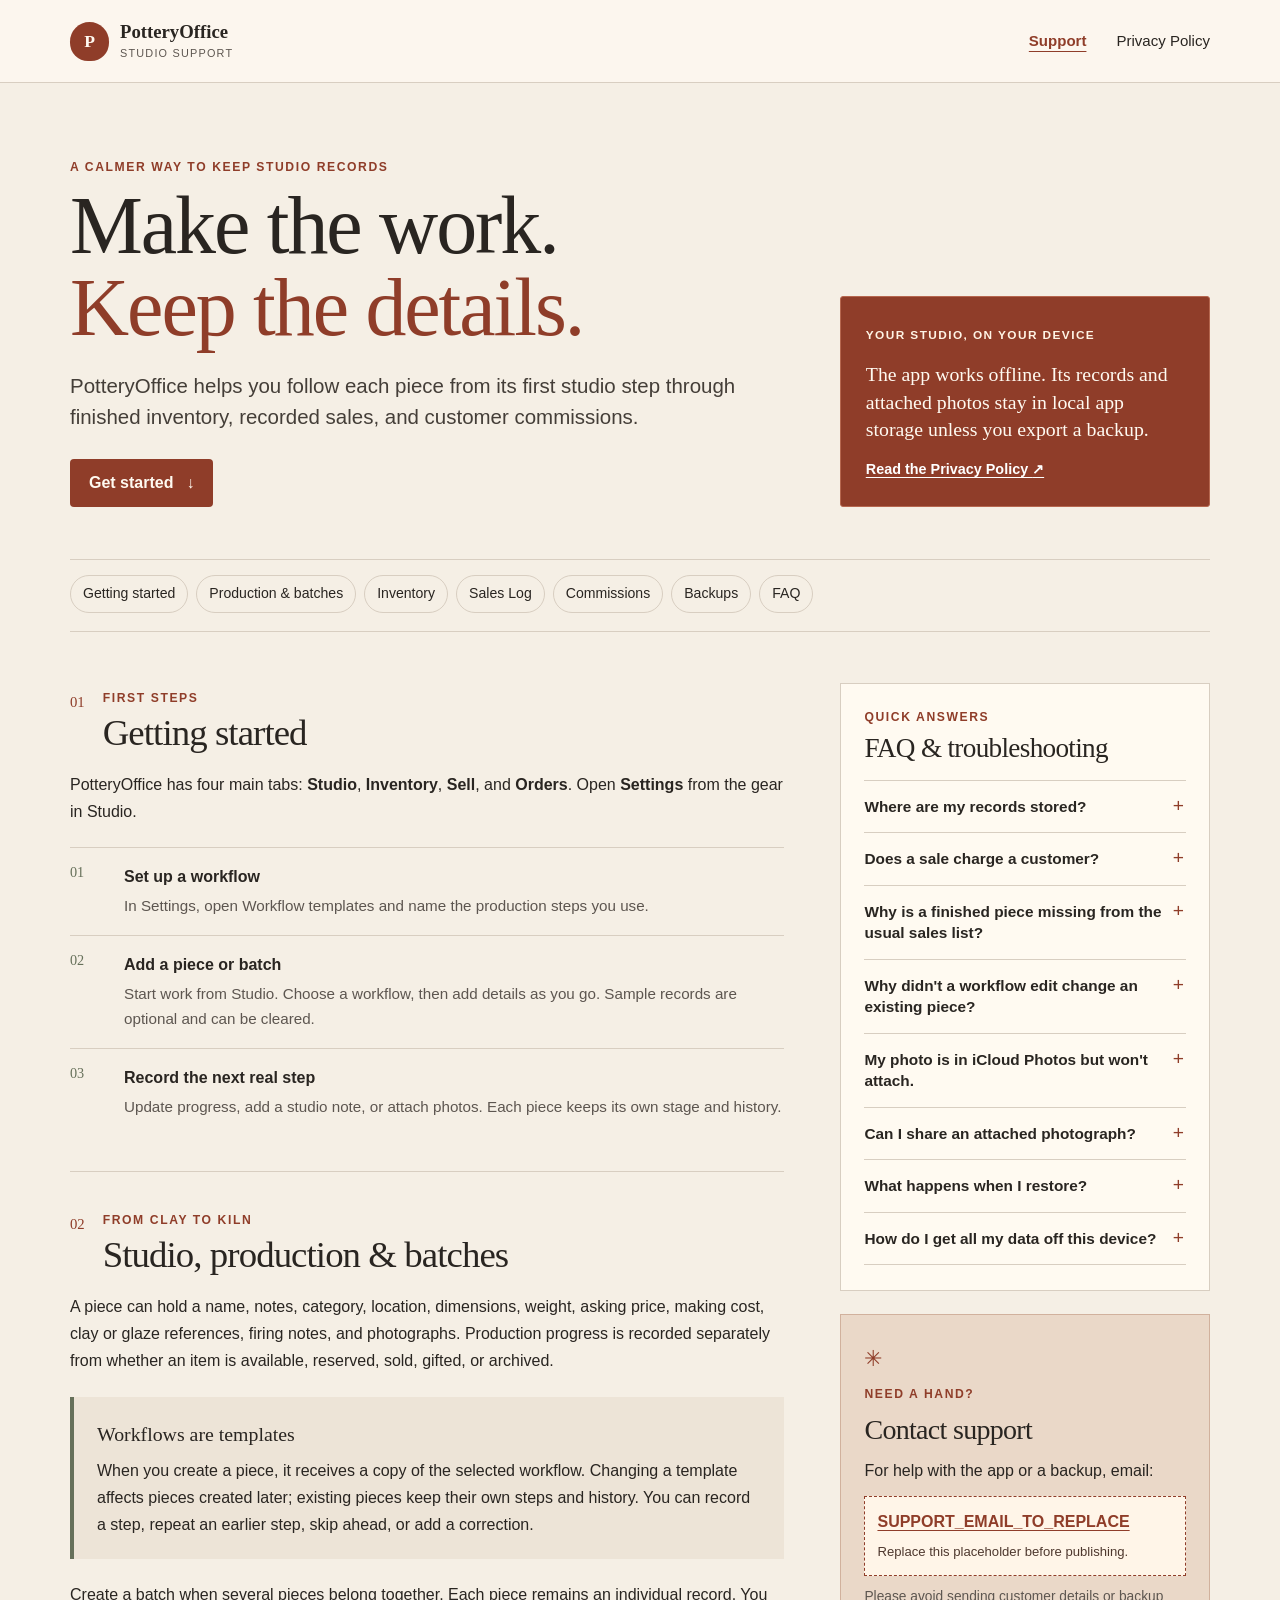
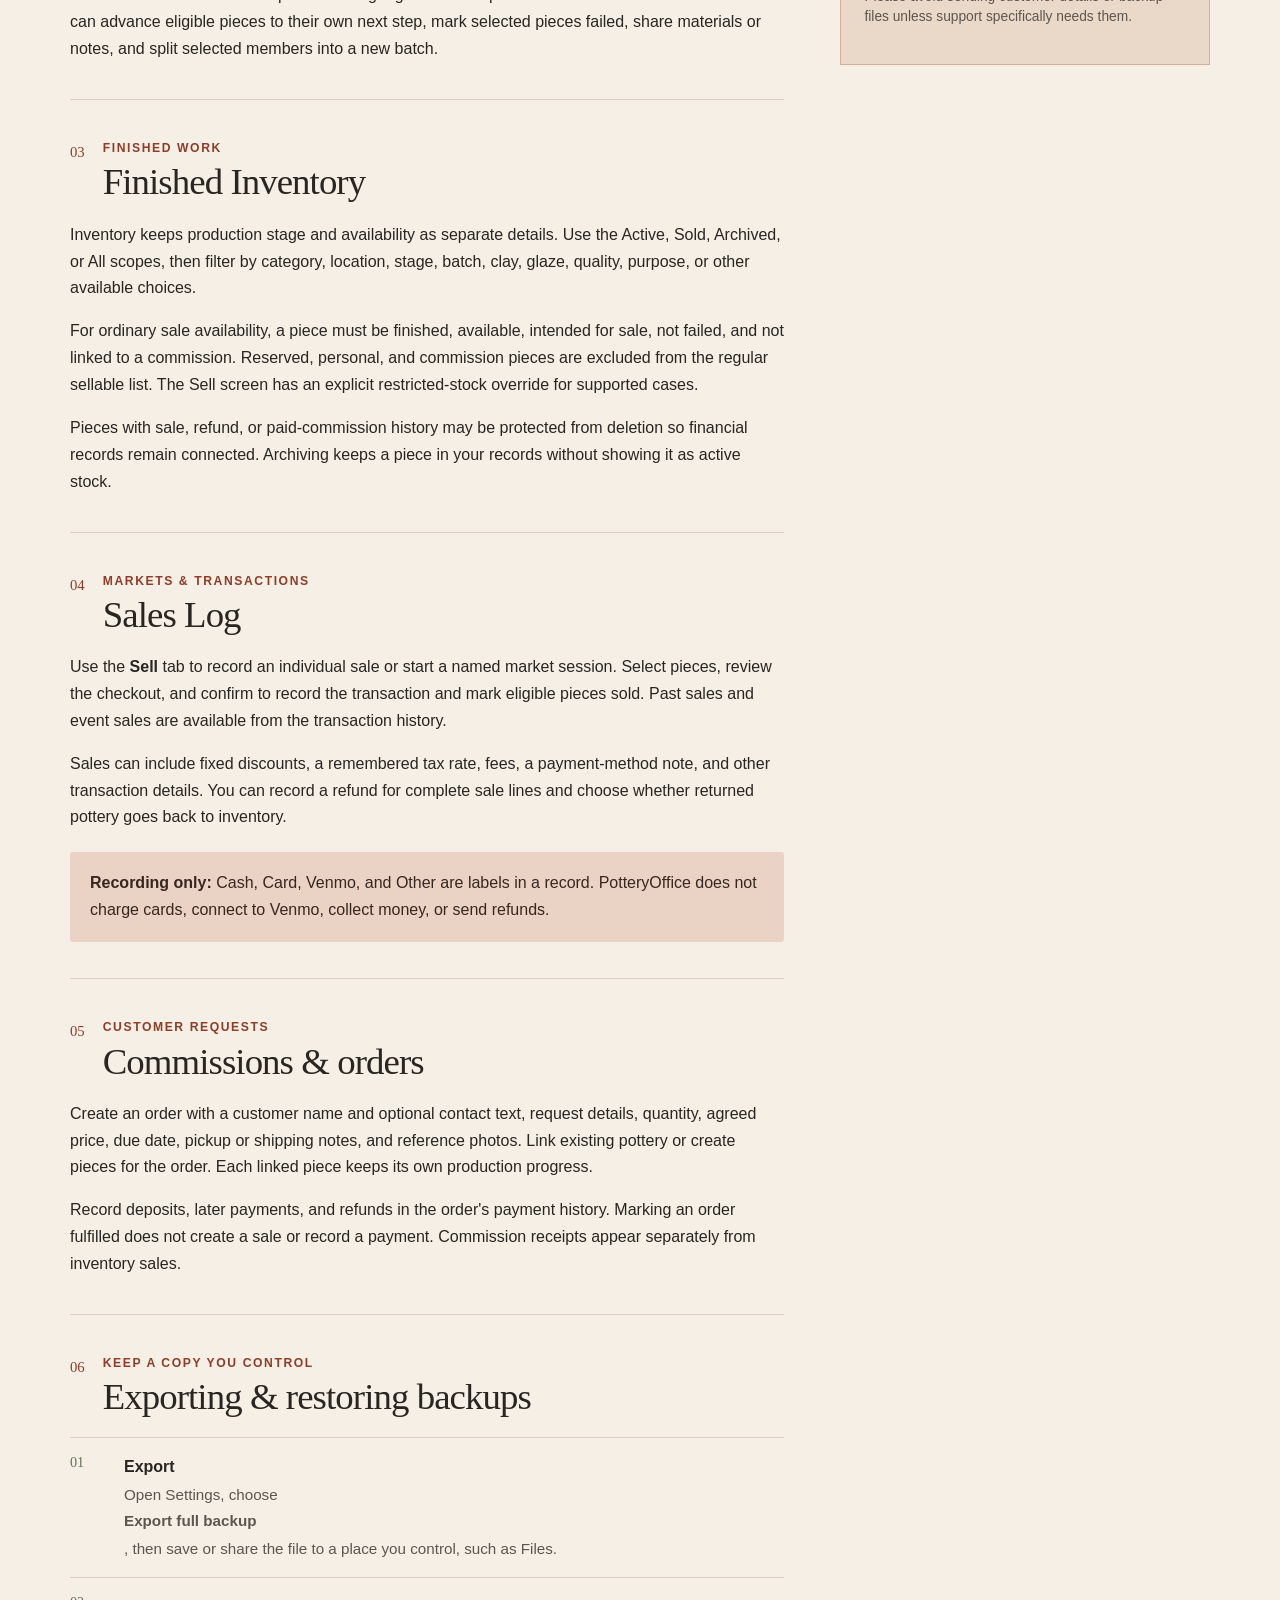
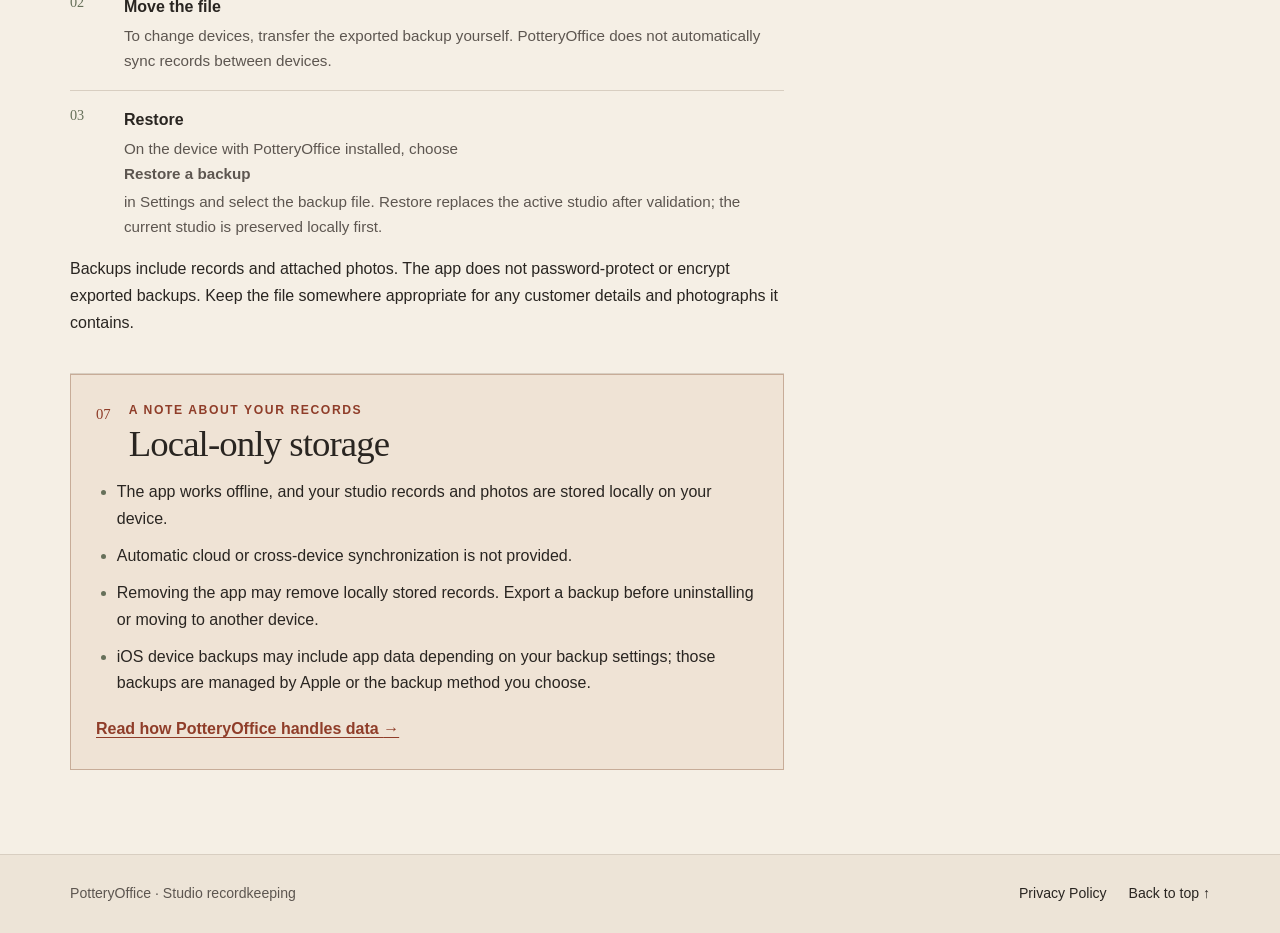
<file: index.html>
<!doctype html>
<html lang="en">
<head>
  <meta charset="utf-8">
  <meta name="viewport" content="width=device-width, initial-scale=1">
  <meta name="description" content="Help with PotteryOffice, the pottery studio recordkeeping app.">
  <meta name="theme-color" content="#f5efe5">
  <title>Support | PotteryOffice</title>
  <link rel="stylesheet" href="styles.css">
</head>
<body>
  <a class="skip-link" href="#main">Skip to content</a>
  <header class="site-header">
    <div class="header-inner">
      <a class="wordmark" href="index.html" aria-label="PotteryOffice support home">
        <span class="mark" aria-hidden="true">P</span>
        <span>PotteryOffice<small>Studio support</small></span>
      </a>
      <nav class="top-nav" aria-label="Main navigation">
        <a href="index.html" aria-current="page">Support</a>
        <a href="privacy.html">Privacy Policy</a>
      </nav>
    </div>
  </header>

  <main id="main" class="page-wrap">
    <section class="hero" aria-labelledby="page-title">
      <div class="hero-copy">
        <p class="eyebrow">A calmer way to keep studio records</p>
        <h1 id="page-title">Make the work.<br><span>Keep the details.</span></h1>
        <p class="hero-intro">PotteryOffice helps you follow each piece from its first studio step through finished inventory, recorded sales, and customer commissions.</p>
        <a class="button-link" href="#getting-started">Get started <span aria-hidden="true">↓</span></a>
      </div>
      <aside class="hero-note" aria-label="How your records are stored">
        <span class="note-kicker">Your studio, on your device</span>
        <p>The app works offline. Its records and attached photos stay in local app storage unless you export a backup.</p>
        <a href="privacy.html">Read the Privacy Policy <span aria-hidden="true">↗</span></a>
      </aside>
    </section>

    <nav class="section-nav" aria-label="On this page">
      <a href="#getting-started">Getting started</a>
      <a href="#production">Production &amp; batches</a>
      <a href="#inventory">Inventory</a>
      <a href="#sales">Sales Log</a>
      <a href="#orders">Commissions</a>
      <a href="#backups">Backups</a>
      <a href="#faq">FAQ</a>
    </nav>

    <div class="content-grid">
      <div class="main-column">
        <section class="content-section" id="getting-started" aria-labelledby="getting-started-title">
          <div class="section-heading">
            <span class="section-number">01</span>
            <div><p class="eyebrow">First steps</p><h2 id="getting-started-title">Getting started</h2></div>
          </div>
          <p>PotteryOffice has four main tabs: <strong>Studio</strong>, <strong>Inventory</strong>, <strong>Sell</strong>, and <strong>Orders</strong>. Open <strong>Settings</strong> from the gear in Studio.</p>
          <ol class="steps-list">
            <li><span>01</span><div><strong>Set up a workflow</strong><p>In Settings, open Workflow templates and name the production steps you use.</p></div></li>
            <li><span>02</span><div><strong>Add a piece or batch</strong><p>Start work from Studio. Choose a workflow, then add details as you go. Sample records are optional and can be cleared.</p></div></li>
            <li><span>03</span><div><strong>Record the next real step</strong><p>Update progress, add a studio note, or attach photos. Each piece keeps its own stage and history.</p></div></li>
          </ol>
        </section>

        <section class="content-section" id="production" aria-labelledby="production-title">
          <div class="section-heading">
            <span class="section-number">02</span>
            <div><p class="eyebrow">From clay to kiln</p><h2 id="production-title">Studio, production &amp; batches</h2></div>
          </div>
          <p>A piece can hold a name, notes, category, location, dimensions, weight, asking price, making cost, clay or glaze references, firing notes, and photographs. Production progress is recorded separately from whether an item is available, reserved, sold, gifted, or archived.</p>
          <div class="info-card">
            <h3>Workflows are templates</h3>
            <p>When you create a piece, it receives a copy of the selected workflow. Changing a template affects pieces created later; existing pieces keep their own steps and history. You can record a step, repeat an earlier step, skip ahead, or add a correction.</p>
          </div>
          <p>Create a batch when several pieces belong together. Each piece remains an individual record. You can advance eligible pieces to their own next step, mark selected pieces failed, share materials or notes, and split selected members into a new batch.</p>
        </section>

        <section class="content-section" id="inventory" aria-labelledby="inventory-title">
          <div class="section-heading">
            <span class="section-number">03</span>
            <div><p class="eyebrow">Finished work</p><h2 id="inventory-title">Finished Inventory</h2></div>
          </div>
          <p>Inventory keeps production stage and availability as separate details. Use the Active, Sold, Archived, or All scopes, then filter by category, location, stage, batch, clay, glaze, quality, purpose, or other available choices.</p>
          <p>For ordinary sale availability, a piece must be finished, available, intended for sale, not failed, and not linked to a commission. Reserved, personal, and commission pieces are excluded from the regular sellable list. The Sell screen has an explicit restricted-stock override for supported cases.</p>
          <p>Pieces with sale, refund, or paid-commission history may be protected from deletion so financial records remain connected. Archiving keeps a piece in your records without showing it as active stock.</p>
        </section>

        <section class="content-section" id="sales" aria-labelledby="sales-title">
          <div class="section-heading">
            <span class="section-number">04</span>
            <div><p class="eyebrow">Markets &amp; transactions</p><h2 id="sales-title">Sales Log</h2></div>
          </div>
          <p>Use the <strong>Sell</strong> tab to record an individual sale or start a named market session. Select pieces, review the checkout, and confirm to record the transaction and mark eligible pieces sold. Past sales and event sales are available from the transaction history.</p>
          <p>Sales can include fixed discounts, a remembered tax rate, fees, a payment-method note, and other transaction details. You can record a refund for complete sale lines and choose whether returned pottery goes back to inventory.</p>
          <div class="notice"><strong>Recording only:</strong> Cash, Card, Venmo, and Other are labels in a record. PotteryOffice does not charge cards, connect to Venmo, collect money, or send refunds.</div>
        </section>

        <section class="content-section" id="orders" aria-labelledby="orders-title">
          <div class="section-heading">
            <span class="section-number">05</span>
            <div><p class="eyebrow">Customer requests</p><h2 id="orders-title">Commissions &amp; orders</h2></div>
          </div>
          <p>Create an order with a customer name and optional contact text, request details, quantity, agreed price, due date, pickup or shipping notes, and reference photos. Link existing pottery or create pieces for the order. Each linked piece keeps its own production progress.</p>
          <p>Record deposits, later payments, and refunds in the order's payment history. Marking an order fulfilled does not create a sale or record a payment. Commission receipts appear separately from inventory sales.</p>
        </section>

        <section class="content-section" id="backups" aria-labelledby="backups-title">
          <div class="section-heading">
            <span class="section-number">06</span>
            <div><p class="eyebrow">Keep a copy you control</p><h2 id="backups-title">Exporting &amp; restoring backups</h2></div>
          </div>
          <ol class="steps-list compact">
            <li><span>01</span><div><strong>Export</strong><p>Open Settings, choose <strong>Export full backup</strong>, then save or share the file to a place you control, such as Files.</p></div></li>
            <li><span>02</span><div><strong>Move the file</strong><p>To change devices, transfer the exported backup yourself. PotteryOffice does not automatically sync records between devices.</p></div></li>
            <li><span>03</span><div><strong>Restore</strong><p>On the device with PotteryOffice installed, choose <strong>Restore a backup</strong> in Settings and select the backup file. Restore replaces the active studio after validation; the current studio is preserved locally first.</p></div></li>
          </ol>
          <p>Backups include records and attached photos. The app does not password-protect or encrypt exported backups. Keep the file somewhere appropriate for any customer details and photographs it contains.</p>
        </section>

        <section class="content-section local-data" id="local-storage" aria-labelledby="local-storage-title">
          <div class="section-heading">
            <span class="section-number">07</span>
            <div><p class="eyebrow">A note about your records</p><h2 id="local-storage-title">Local-only storage</h2></div>
          </div>
          <ul class="check-list">
            <li>The app works offline, and your studio records and photos are stored locally on your device.</li>
            <li>Automatic cloud or cross-device synchronization is not provided.</li>
            <li>Removing the app may remove locally stored records. Export a backup before uninstalling or moving to another device.</li>
            <li>iOS device backups may include app data depending on your backup settings; those backups are managed by Apple or the backup method you choose.</li>
          </ul>
          <a class="text-link" href="privacy.html">Read how PotteryOffice handles data <span aria-hidden="true">→</span></a>
        </section>
      </div>

      <aside class="side-column">
        <section class="side-card" id="faq" aria-labelledby="faq-title">
          <p class="eyebrow">Quick answers</p>
          <h2 id="faq-title">FAQ &amp; troubleshooting</h2>
          <details>
            <summary>Where are my records stored?</summary>
            <p>In PotteryOffice's local app storage on this device. There is no automatic sync or developer account. Export a backup before changing devices or uninstalling.</p>
          </details>
          <details>
            <summary>Does a sale charge a customer?</summary>
            <p>No. The Sell tab records transaction details. It does not process a payment, verify that money changed hands, or send a refund.</p>
          </details>
          <details>
            <summary>Why is a finished piece missing from the usual sales list?</summary>
            <p>Check that it is marked finished and available, intended for sale, not failed, and not assigned to a commission. Reserved and personal pieces are not ordinary sale stock.</p>
          </details>
          <details>
            <summary>Why didn't a workflow edit change an existing piece?</summary>
            <p>Pieces keep a copy of their workflow. A template edit applies to newly created pieces; it does not rewrite existing steps or history.</p>
          </details>
          <details>
            <summary>My photo is in iCloud Photos but won't attach.</summary>
            <p>The iOS photo picker must make a selected image available to the app. Try opening the photo in Photos first so it can download, then select it again.</p>
          </details>
          <details>
            <summary>Can I share an attached photograph?</summary>
            <p>Open the photograph and choose Share photograph. iOS shows available apps and destinations; your selection determines where a copy is sent.</p>
          </details>
          <details>
            <summary>What happens when I restore?</summary>
            <p>A validated backup replaces the current studio. Export the current studio first if you may need it; PotteryOffice preserves a local copy during restore as well.</p>
          </details>
          <details>
            <summary>How do I get all my data off this device?</summary>
            <p>Use Export full backup in Settings and save the file somewhere you control. The backup contains the studio records and attached photos.</p>
          </details>
        </section>

        <section class="contact-card" id="contact" aria-labelledby="contact-title">
          <span class="contact-mark" aria-hidden="true">✳</span>
          <p class="eyebrow">Need a hand?</p>
          <h2 id="contact-title">Contact support</h2>
          <p>For help with the app or a backup, email:</p>
          <p class="email-placeholder"><a href="mailto:SUPPORT_EMAIL_TO_REPLACE">SUPPORT_EMAIL_TO_REPLACE</a><span>Replace this placeholder before publishing.</span></p>
          <p class="small-note">Please avoid sending customer details or backup files unless support specifically needs them.</p>
        </section>
      </aside>
    </div>
  </main>

  <footer class="site-footer">
    <div class="footer-inner">
      <span>PotteryOffice · Studio recordkeeping</span>
      <nav aria-label="Footer navigation"><a href="privacy.html">Privacy Policy</a><a href="#main">Back to top ↑</a></nav>
    </div>
  </footer>
</body>
</html>
</file>
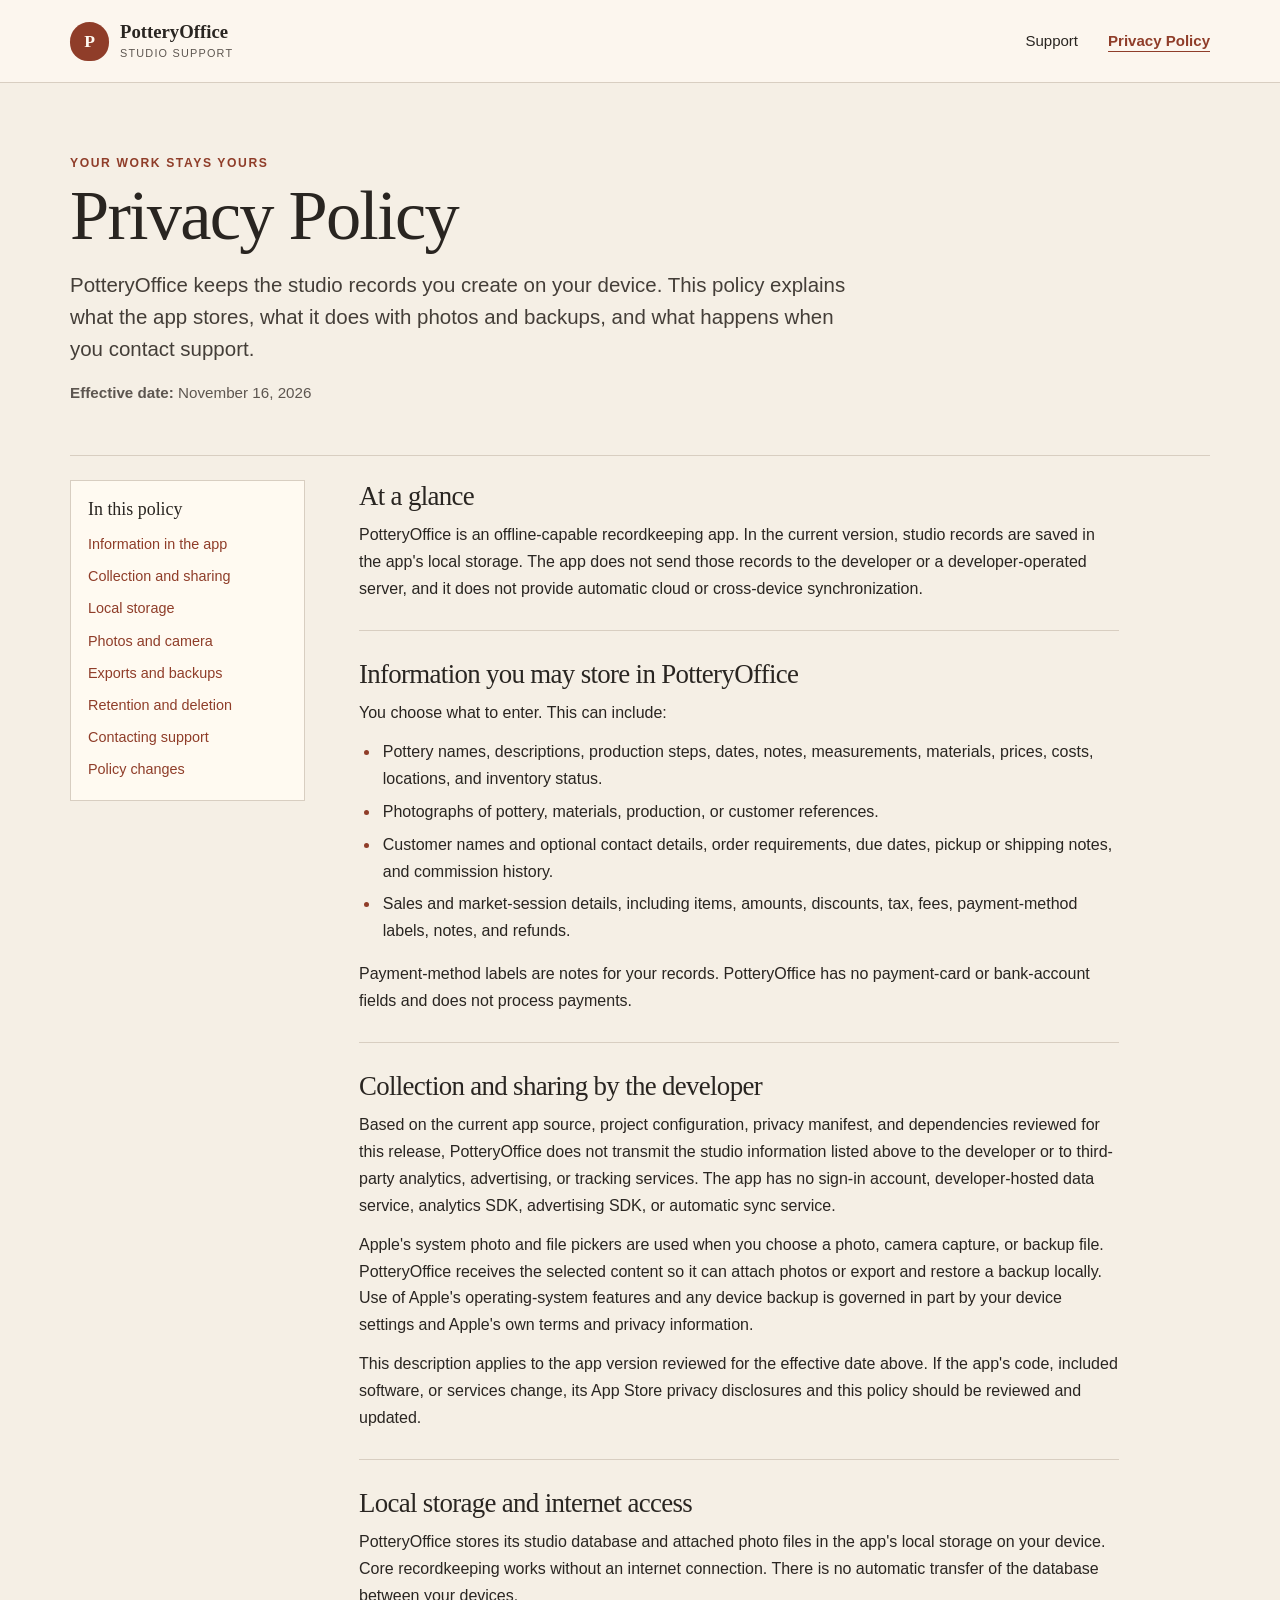
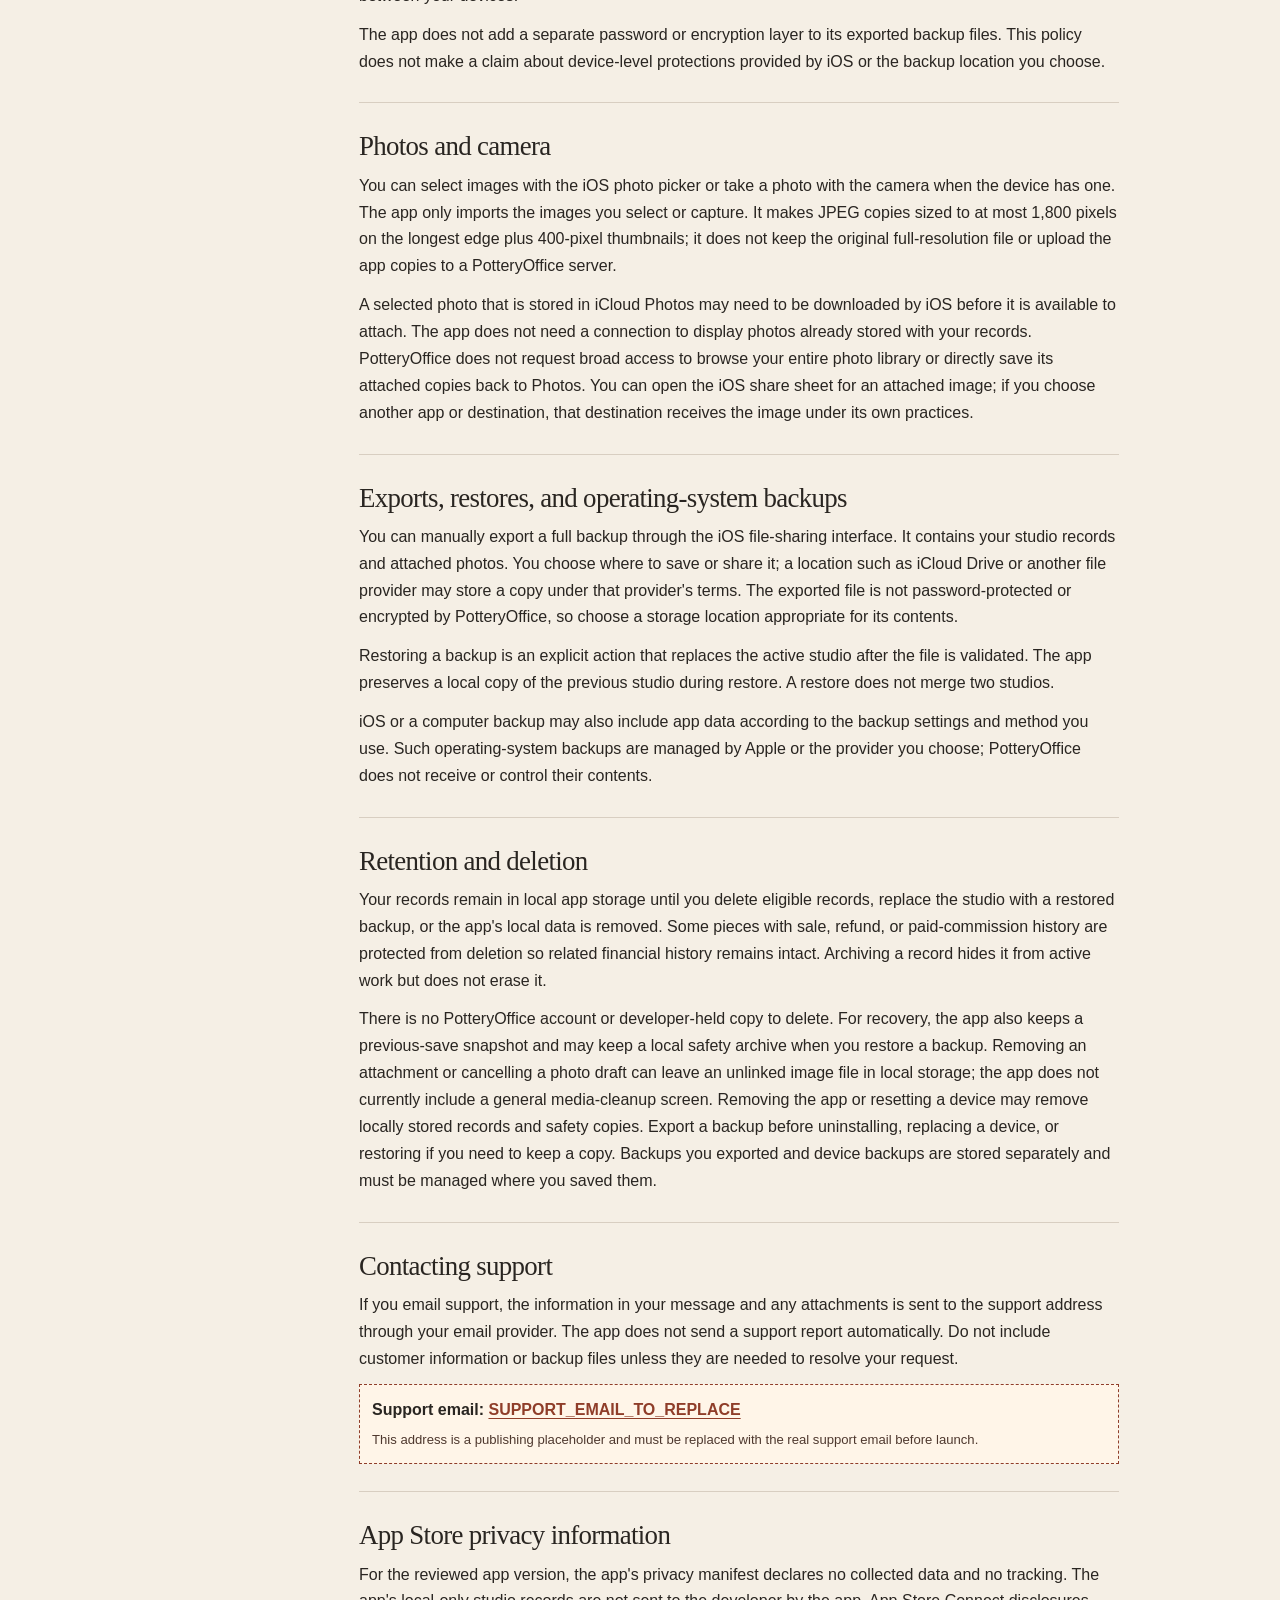
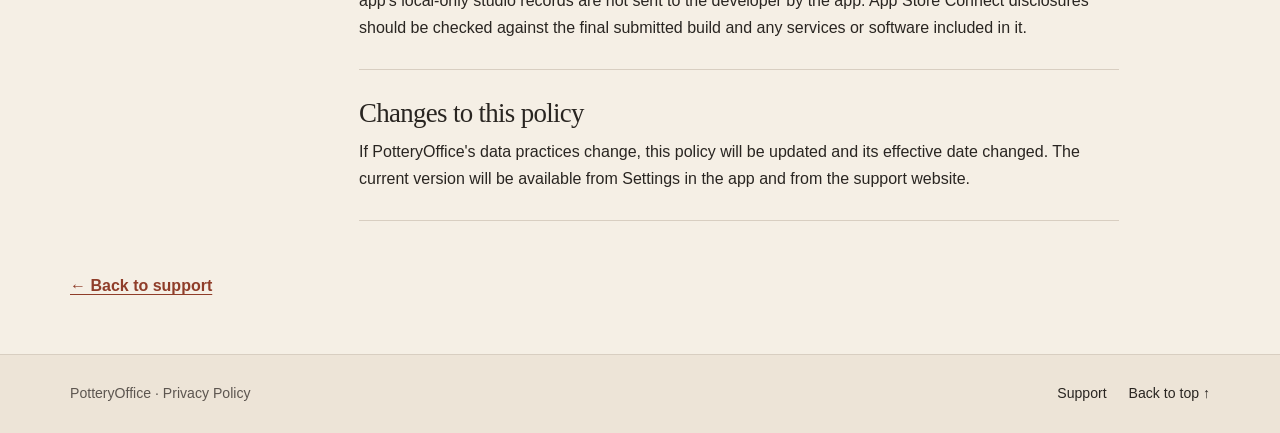
<file: privacy.html>
<!doctype html>
<html lang="en">
<head>
  <meta charset="utf-8">
  <meta name="viewport" content="width=device-width, initial-scale=1">
  <meta name="description" content="The PotteryOffice privacy policy explains local storage, photos, backups, and support contact.">
  <meta name="theme-color" content="#f5efe5">
  <title>Privacy Policy | PotteryOffice</title>
  <link rel="stylesheet" href="styles.css">
</head>
<body>
  <a class="skip-link" href="#main">Skip to content</a>
  <header class="site-header">
    <div class="header-inner">
      <a class="wordmark" href="index.html" aria-label="PotteryOffice support home">
        <span class="mark" aria-hidden="true">P</span>
        <span>PotteryOffice<small>Studio support</small></span>
      </a>
      <nav class="top-nav" aria-label="Main navigation">
        <a href="index.html">Support</a>
        <a href="privacy.html" aria-current="page">Privacy Policy</a>
      </nav>
    </div>
  </header>

  <main id="main" class="page-wrap policy-wrap">
    <section class="policy-hero" aria-labelledby="page-title">
      <p class="eyebrow">Your work stays yours</p>
      <h1 id="page-title">Privacy Policy</h1>
      <p class="hero-intro">PotteryOffice keeps the studio records you create on your device. This policy explains what the app stores, what it does with photos and backups, and what happens when you contact support.</p>
      <p class="effective-date"><strong>Effective date:</strong> November 16, 2026</p>
    </section>

    <div class="policy-layout">
      <nav class="policy-toc" aria-label="Privacy policy sections">
        <strong>In this policy</strong>
        <a href="#information">Information in the app</a>
        <a href="#collection">Collection and sharing</a>
        <a href="#storage">Local storage</a>
        <a href="#photos">Photos and camera</a>
        <a href="#backups">Exports and backups</a>
        <a href="#retention">Retention and deletion</a>
        <a href="#support-contact">Contacting support</a>
        <a href="#changes">Policy changes</a>
      </nav>

      <article class="policy-content">
        <section id="summary">
          <h2>At a glance</h2>
          <p>PotteryOffice is an offline-capable recordkeeping app. In the current version, studio records are saved in the app's local storage. The app does not send those records to the developer or a developer-operated server, and it does not provide automatic cloud or cross-device synchronization.</p>
        </section>

        <section id="information">
          <h2>Information you may store in PotteryOffice</h2>
          <p>You choose what to enter. This can include:</p>
          <ul>
            <li>Pottery names, descriptions, production steps, dates, notes, measurements, materials, prices, costs, locations, and inventory status.</li>
            <li>Photographs of pottery, materials, production, or customer references.</li>
            <li>Customer names and optional contact details, order requirements, due dates, pickup or shipping notes, and commission history.</li>
            <li>Sales and market-session details, including items, amounts, discounts, tax, fees, payment-method labels, notes, and refunds.</li>
          </ul>
          <p>Payment-method labels are notes for your records. PotteryOffice has no payment-card or bank-account fields and does not process payments.</p>
        </section>

        <section id="collection">
          <h2>Collection and sharing by the developer</h2>
          <p>Based on the current app source, project configuration, privacy manifest, and dependencies reviewed for this release, PotteryOffice does not transmit the studio information listed above to the developer or to third-party analytics, advertising, or tracking services. The app has no sign-in account, developer-hosted data service, analytics SDK, advertising SDK, or automatic sync service.</p>
          <p>Apple's system photo and file pickers are used when you choose a photo, camera capture, or backup file. PotteryOffice receives the selected content so it can attach photos or export and restore a backup locally. Use of Apple's operating-system features and any device backup is governed in part by your device settings and Apple's own terms and privacy information.</p>
          <p>This description applies to the app version reviewed for the effective date above. If the app's code, included software, or services change, its App Store privacy disclosures and this policy should be reviewed and updated.</p>
        </section>

        <section id="storage">
          <h2>Local storage and internet access</h2>
          <p>PotteryOffice stores its studio database and attached photo files in the app's local storage on your device. Core recordkeeping works without an internet connection. There is no automatic transfer of the database between your devices.</p>
          <p>The app does not add a separate password or encryption layer to its exported backup files. This policy does not make a claim about device-level protections provided by iOS or the backup location you choose.</p>
        </section>

        <section id="photos">
          <h2>Photos and camera</h2>
          <p>You can select images with the iOS photo picker or take a photo with the camera when the device has one. The app only imports the images you select or capture. It makes JPEG copies sized to at most 1,800 pixels on the longest edge plus 400-pixel thumbnails; it does not keep the original full-resolution file or upload the app copies to a PotteryOffice server.</p>
          <p>A selected photo that is stored in iCloud Photos may need to be downloaded by iOS before it is available to attach. The app does not need a connection to display photos already stored with your records. PotteryOffice does not request broad access to browse your entire photo library or directly save its attached copies back to Photos. You can open the iOS share sheet for an attached image; if you choose another app or destination, that destination receives the image under its own practices.</p>
        </section>

        <section id="backups">
          <h2>Exports, restores, and operating-system backups</h2>
          <p>You can manually export a full backup through the iOS file-sharing interface. It contains your studio records and attached photos. You choose where to save or share it; a location such as iCloud Drive or another file provider may store a copy under that provider's terms. The exported file is not password-protected or encrypted by PotteryOffice, so choose a storage location appropriate for its contents.</p>
          <p>Restoring a backup is an explicit action that replaces the active studio after the file is validated. The app preserves a local copy of the previous studio during restore. A restore does not merge two studios.</p>
          <p>iOS or a computer backup may also include app data according to the backup settings and method you use. Such operating-system backups are managed by Apple or the provider you choose; PotteryOffice does not receive or control their contents.</p>
        </section>

        <section id="retention">
          <h2>Retention and deletion</h2>
          <p>Your records remain in local app storage until you delete eligible records, replace the studio with a restored backup, or the app's local data is removed. Some pieces with sale, refund, or paid-commission history are protected from deletion so related financial history remains intact. Archiving a record hides it from active work but does not erase it.</p>
          <p>There is no PotteryOffice account or developer-held copy to delete. For recovery, the app also keeps a previous-save snapshot and may keep a local safety archive when you restore a backup. Removing an attachment or cancelling a photo draft can leave an unlinked image file in local storage; the app does not currently include a general media-cleanup screen. Removing the app or resetting a device may remove locally stored records and safety copies. Export a backup before uninstalling, replacing a device, or restoring if you need to keep a copy. Backups you exported and device backups are stored separately and must be managed where you saved them.</p>
        </section>

        <section id="support-contact">
          <h2>Contacting support</h2>
          <p>If you email support, the information in your message and any attachments is sent to the support address through your email provider. The app does not send a support report automatically. Do not include customer information or backup files unless they are needed to resolve your request.</p>
          <p class="email-placeholder"><strong>Support email:</strong> <a href="mailto:SUPPORT_EMAIL_TO_REPLACE">SUPPORT_EMAIL_TO_REPLACE</a><span>This address is a publishing placeholder and must be replaced with the real support email before launch.</span></p>
        </section>

        <section id="app-store-disclosure">
          <h2>App Store privacy information</h2>
          <p>For the reviewed app version, the app's privacy manifest declares no collected data and no tracking. The app's local-only studio records are not sent to the developer by the app. App Store Connect disclosures should be checked against the final submitted build and any services or software included in it.</p>
        </section>

        <section id="changes">
          <h2>Changes to this policy</h2>
          <p>If PotteryOffice's data practices change, this policy will be updated and its effective date changed. The current version will be available from Settings in the app and from the support website.</p>
        </section>
      </article>
    </div>
    <p class="back-link"><a class="text-link" href="index.html">← Back to support</a></p>
  </main>

  <footer class="site-footer">
    <div class="footer-inner">
      <span>PotteryOffice · Privacy Policy</span>
      <nav aria-label="Footer navigation"><a href="index.html">Support</a><a href="#main">Back to top ↑</a></nav>
    </div>
  </footer>
</body>
</html>
</file>
<file: styles.css>
:root {
  color-scheme: light;
  --paper: #f5efe5;
  --paper-deep: #ede4d7;
  --ivory: #fffaf1;
  --ink: #292521;
  --muted: #5d5650;
  --terracotta: #8f3d29;
  --terracotta-mid: #a94d34;
  --terracotta-soft: #ead2c5;
  --line: #d8cec1;
  --sage: #66705a;
  --focus: #165eaa;
  --serif: Georgia, "Times New Roman", serif;
  --sans: -apple-system, BlinkMacSystemFont, "Segoe UI", sans-serif;
}

* { box-sizing: border-box; }
html { scroll-behavior: smooth; }
body {
  margin: 0;
  background: var(--paper);
  color: var(--ink);
  font-family: var(--sans);
  font-size: 1rem;
  line-height: 1.68;
  text-rendering: optimizeLegibility;
}
a { color: var(--terracotta); text-decoration-thickness: 1px; text-underline-offset: .2em; }
a:hover { color: #632817; }
a:focus-visible, summary:focus-visible {
  outline: 3px solid var(--focus);
  outline-offset: 4px;
  border-radius: 3px;
}
.skip-link {
  position: absolute;
  z-index: 10;
  top: .75rem;
  left: .75rem;
  padding: .55rem .85rem;
  transform: translateY(-180%);
  background: var(--ivory);
  color: var(--ink);
  border: 2px solid var(--focus);
}
.skip-link:focus { transform: translateY(0); }
.site-header { border-bottom: 1px solid var(--line); background: rgba(255, 250, 241, .72); }
.header-inner, .footer-inner {
  width: min(1140px, calc(100% - 48px));
  margin: 0 auto;
  display: flex;
  align-items: center;
  justify-content: space-between;
  gap: 24px;
}
.header-inner { min-height: 82px; }
.wordmark { display: inline-flex; align-items: center; gap: 11px; color: var(--ink); text-decoration: none; font-family: var(--serif); font-size: 1.17rem; font-weight: 700; line-height: 1.1; }
.wordmark small { display: block; margin-top: 5px; color: var(--muted); font: 500 .68rem/1.2 var(--sans); letter-spacing: .11em; text-transform: uppercase; }
.mark { width: 39px; height: 39px; display: grid; place-items: center; border-radius: 50% 50% 46% 46%; background: var(--terracotta); color: var(--ivory); font: 700 1.1rem var(--serif); }
.top-nav { display: flex; align-items: center; gap: 30px; }
.top-nav a { color: var(--ink); font-size: .94rem; text-decoration: none; }
.top-nav a[aria-current="page"] { color: var(--terracotta); font-weight: 700; text-decoration: underline; text-underline-offset: .35em; }
.page-wrap { width: min(1140px, calc(100% - 48px)); margin: 0 auto; }
.hero { display: grid; grid-template-columns: minmax(0, 1.45fr) minmax(270px, .75fr); align-items: end; gap: 54px; padding: 76px 0 52px; }
.eyebrow { margin: 0 0 10px; color: var(--terracotta); font-size: .76rem; font-weight: 750; letter-spacing: .13em; line-height: 1.35; text-transform: uppercase; }
h1, h2, h3, p { margin-top: 0; }
h1, h2 { font-family: var(--serif); letter-spacing: -.025em; }
h1 { max-width: 740px; margin-bottom: 22px; font-size: clamp(3.05rem, 6.4vw, 5.8rem); font-weight: 500; line-height: .99; }
h1 span { color: var(--terracotta); }
.hero-intro { max-width: 690px; margin-bottom: 26px; color: #443e38; font-size: clamp(1.08rem, 1.7vw, 1.28rem); line-height: 1.55; }
.button-link { display: inline-flex; align-items: center; gap: 13px; min-height: 48px; padding: 0 19px; border-radius: 4px; background: var(--terracotta); color: var(--ivory); font-weight: 650; text-decoration: none; }
.button-link:hover { background: #6e2d1c; color: white; }
.hero-note { padding: 24px 25px 23px; border: 1px solid #b6674f; border-radius: 3px; background: var(--terracotta); color: var(--ivory); }
.note-kicker { color: #fff4e5; font-size: .74rem; font-weight: 750; letter-spacing: .12em; text-transform: uppercase; }
.hero-note p { margin: 13px 0 12px; font-family: var(--serif); font-size: 1.24rem; line-height: 1.4; }
.hero-note a { color: white; font-size: .9rem; font-weight: 650; }
.section-nav { display: flex; flex-wrap: wrap; gap: 8px; padding: 15px 0 18px; border-top: 1px solid var(--line); border-bottom: 1px solid var(--line); }
.section-nav a { display: inline-flex; align-items: center; min-height: 38px; padding: 4px 12px; border: 1px solid var(--line); border-radius: 100px; color: var(--ink); font-size: .88rem; text-decoration: none; }
.section-nav a:hover { border-color: var(--terracotta); color: var(--terracotta); }
.content-grid { display: grid; grid-template-columns: minmax(0, 1.45fr) minmax(280px, .75fr); align-items: start; gap: 56px; padding: 18px 0 84px; }
.content-section { padding: 40px 0 36px; border-bottom: 1px solid var(--line); scroll-margin-top: 24px; }
.section-heading { display: flex; align-items: flex-start; gap: 18px; margin-bottom: 19px; }
.section-number { padding-top: 4px; color: var(--terracotta); font: 500 .92rem var(--serif); }
.section-heading .eyebrow { margin-bottom: 5px; }
.section-heading h2, .side-card h2, .contact-card h2 { margin-bottom: 0; font-size: clamp(1.75rem, 3vw, 2.3rem); font-weight: 500; line-height: 1.12; }
.content-section p { margin-bottom: 16px; }
.content-section p:last-child { margin-bottom: 0; }
.content-section strong { font-weight: 700; }
.steps-list { display: grid; gap: 0; margin: 22px 0 0; padding: 0; list-style: none; }
.steps-list li { display: grid; grid-template-columns: 40px 1fr; gap: 14px; padding: 16px 0; border-top: 1px solid var(--line); }
.steps-list li > span { color: var(--sage); font: 500 .89rem var(--serif); }
.steps-list strong { display: block; margin-bottom: 2px; }
.steps-list p { margin: 0; color: var(--muted); font-size: .95rem; }
.steps-list.compact { margin-top: 14px; }
.info-card { margin: 23px 0; padding: 21px 23px; background: var(--paper-deep); border-left: 4px solid var(--sage); }
.info-card h3 { margin-bottom: 6px; font-family: var(--serif); font-size: 1.24rem; font-weight: 500; }
.info-card p { margin: 0; }
.notice { margin: 21px 0 0; padding: 18px 20px; background: var(--terracotta-soft); border-radius: 3px; color: #38261f; }
.local-data { margin-top: 0; padding: 27px 25px 26px; border: 1px solid #c7ac98; background: #efe3d5; }
.local-data .section-heading { margin-bottom: 15px; }
.check-list { display: grid; gap: 10px; margin: 0 0 19px; padding-left: 1.3rem; }
.check-list li::marker { color: var(--sage); }
.text-link { font-weight: 700; }
.side-column { padding-top: 33px; }
.side-card { padding: 25px 23px; border: 1px solid var(--line); background: var(--ivory); scroll-margin-top: 24px; }
.side-card > .eyebrow { margin-bottom: 7px; }
.side-card h2 { margin-bottom: 17px; font-size: 1.7rem; }
details { border-top: 1px solid var(--line); }
details:last-child { border-bottom: 1px solid var(--line); }
summary { position: relative; padding: 15px 24px 15px 0; color: var(--ink); cursor: pointer; font-size: .96rem; font-weight: 650; line-height: 1.4; list-style: none; }
summary::-webkit-details-marker { display: none; }
summary::after { content: "+"; position: absolute; right: 2px; top: 12px; color: var(--terracotta); font-size: 1.2rem; font-weight: 500; }
details[open] summary::after { content: "−"; }
details p { margin: -2px 0 16px; color: var(--muted); font-size: .93rem; line-height: 1.57; }
.contact-card { margin-top: 23px; padding: 25px 23px; border: 1px solid #d1b19d; background: #ead8c8; scroll-margin-top: 24px; }
.contact-mark { display: block; margin-bottom: 8px; color: var(--terracotta); font-size: 1.4rem; }
.contact-card h2 { margin-bottom: 13px; font-size: 1.75rem; }
.contact-card p { margin-bottom: 11px; }
.email-placeholder { padding: 12px; border: 1px dashed #8f3d29; background: #fff5e8; overflow-wrap: anywhere; }
.email-placeholder span { display: block; margin-top: 5px; color: #4e382e; font-size: .82rem; }
.email-placeholder a { font-weight: 700; }
.small-note { color: var(--muted); font-size: .86rem; line-height: 1.5; }
.policy-wrap { padding-bottom: 54px; }
.policy-hero { max-width: 820px; padding: 72px 0 34px; }
.policy-hero h1 { margin-bottom: 18px; font-size: clamp(2.9rem, 5.5vw, 4.9rem); }
.policy-hero .hero-intro { max-width: 780px; margin-bottom: 16px; }
.effective-date { color: var(--muted); font-size: .95rem; }
.policy-layout { display: grid; grid-template-columns: 235px minmax(0, 1fr); align-items: start; gap: 54px; padding: 24px 0 0; border-top: 1px solid var(--line); }
.policy-toc { position: sticky; top: 20px; display: grid; gap: 8px; padding: 18px 17px; border: 1px solid var(--line); background: var(--ivory); }
.policy-toc strong { margin-bottom: 4px; font: 500 1.12rem var(--serif); }
.policy-toc a { font-size: .9rem; text-decoration: none; }
.policy-toc a:hover { text-decoration: underline; }
.policy-content { max-width: 760px; }
.policy-content section { padding: 0 0 27px; margin-bottom: 27px; border-bottom: 1px solid var(--line); scroll-margin-top: 22px; }
.policy-content h2 { margin-bottom: 10px; font-size: 1.68rem; font-weight: 500; line-height: 1.2; }
.policy-content p { margin-bottom: 12px; }
.policy-content p:last-child { margin-bottom: 0; }
.policy-content ul { margin: 9px 0 16px; padding-left: 1.3rem; }
.policy-content li { padding-left: 3px; margin: 6px 0; }
.policy-content li::marker { color: var(--terracotta); }
.back-link { margin: 25px 0 0; }
.site-footer { border-top: 1px solid var(--line); background: var(--paper-deep); }
.footer-inner { min-height: 78px; color: var(--muted); font-size: .88rem; }
.footer-inner nav { display: flex; flex-wrap: wrap; gap: 22px; }
.footer-inner a { color: var(--ink); text-decoration: none; }
.footer-inner a:hover { color: var(--terracotta); text-decoration: underline; }

@media (max-width: 820px) {
  .hero { grid-template-columns: 1fr; gap: 28px; padding-top: 54px; }
  .hero-note { max-width: 560px; }
  .content-grid { grid-template-columns: 1fr; gap: 10px; }
  .side-column { padding-top: 0; }
  .policy-layout { grid-template-columns: 1fr; gap: 24px; }
  .policy-toc { position: static; grid-template-columns: repeat(2, minmax(0, 1fr)); }
  .policy-toc strong { grid-column: 1 / -1; }
}
@media (max-width: 560px) {
  body { font-size: .98rem; }
  .header-inner, .footer-inner, .page-wrap { width: min(100% - 32px, 1140px); }
  .header-inner { min-height: 72px; gap: 12px; flex-wrap: wrap; padding: 12px 0; }
  .mark { width: 35px; height: 35px; }
  .wordmark { gap: 8px; font-size: 1.02rem; }
  .wordmark small { font-size: .61rem; }
  .top-nav { width: 100%; justify-content: flex-end; gap: 14px; }
  .top-nav a { font-size: .85rem; }
  .hero { gap: 24px; padding: 43px 0 35px; }
  h1 { font-size: clamp(2.8rem, 14vw, 4.1rem); }
  .hero-note { padding: 20px; }
  .section-nav { gap: 7px; }
  .section-nav a { min-height: 36px; padding: 4px 10px; font-size: .82rem; }
  .content-grid { padding-bottom: 54px; }
  .content-section { padding: 32px 0 29px; }
  .local-data { padding: 21px 18px; }
  .side-card, .contact-card { padding: 21px 18px; }
  .policy-hero { padding: 48px 0 25px; }
  .policy-layout { padding-top: 18px; }
  .policy-toc { gap: 7px 12px; padding: 15px; }
  .policy-toc a { font-size: .84rem; }
  .policy-content section { padding-bottom: 22px; margin-bottom: 22px; }
  .footer-inner { align-items: flex-start; flex-direction: column; justify-content: center; gap: 7px; padding: 17px 0; }
  .footer-inner nav { gap: 17px; }
}
@media (prefers-reduced-motion: reduce) {
  html { scroll-behavior: auto; }
}
</file>
